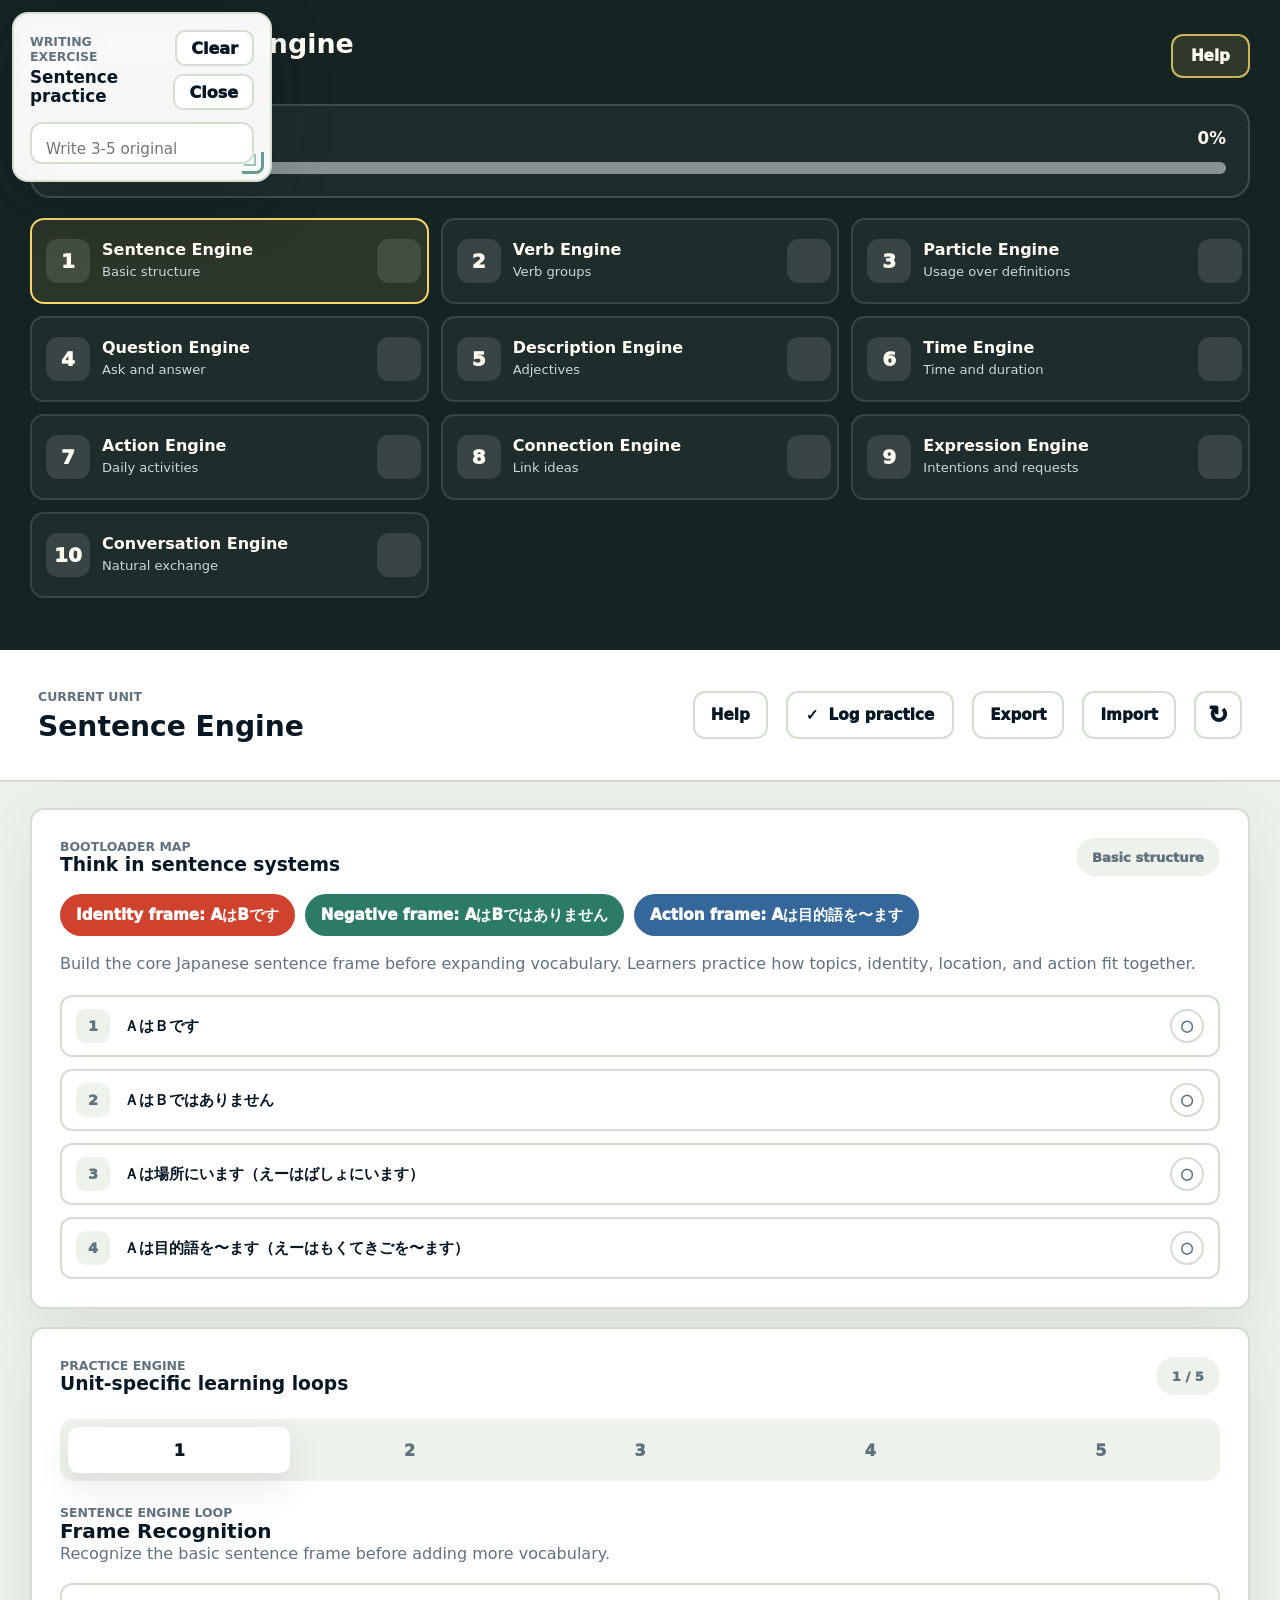
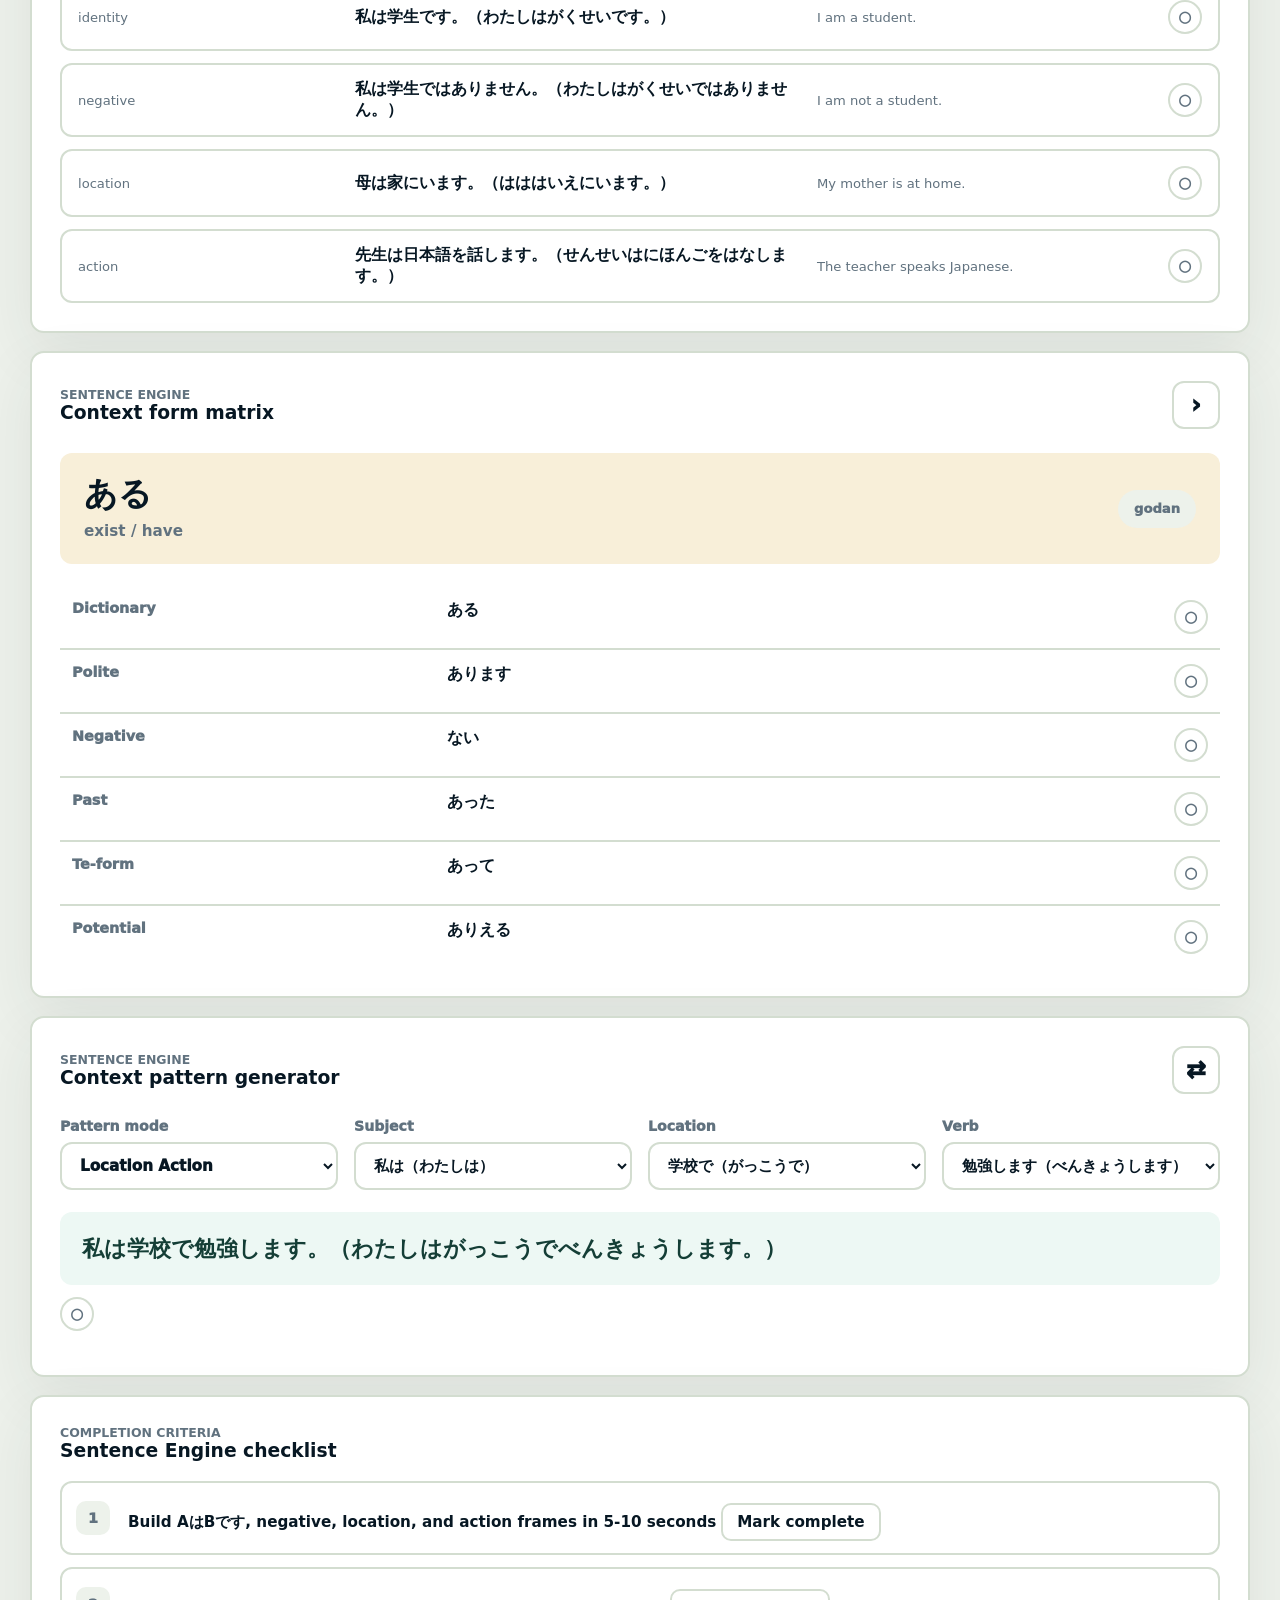
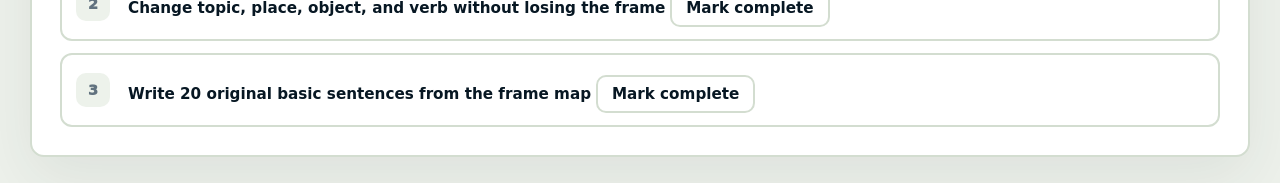
<file: index.html>
<!doctype html>
<html lang="en">
  <head>
    <meta charset="UTF-8" />
    <meta name="viewport" content="width=device-width, initial-scale=1.0" />
    <title>Japanese Engine</title>
    <link rel="icon" href="./favicon.png" type="image/png" />
    <link rel="stylesheet" href="./styles.css?v=reading-support-1" />
  </head>
  <body>
    <div class="app-shell">
      <aside class="sidebar" aria-label="Japanese Engine units">
        <div class="brand-row">
          <div class="brand-mark" aria-hidden="true">
            <img src="./favicon.png" alt="" />
          </div>
          <div>
            <h1>Japanese Engine</h1>
            <p>Module 0 / JE-001</p>
          </div>
          <button id="sidebarHelpBtn" class="sidebar-help-button" type="button">Help</button>
        </div>

        <div class="study-meter" aria-label="Module completion">
          <div>
            <span>Engine readiness</span>
            <strong id="readinessValue">0%</strong>
          </div>
          <progress id="readinessBar" value="0" max="100"></progress>
        </div>

        <nav id="unitList" class="unit-list" aria-label="Curriculum units"></nav>
      </aside>

      <main class="workspace">
        <header class="topbar">
          <div>
            <p class="eyebrow">Current unit</p>
            <h2 id="unitTitle">Sentence Engine</h2>
          </div>
          <div class="topbar-actions">
            <button id="helpBtn" class="secondary-button compact-button" type="button">
              Help
            </button>
            <button id="completeLoopBtn" class="secondary-button" type="button">
              <span aria-hidden="true">&#10003;</span>
              Log practice
            </button>
            <button id="exportProgressBtn" class="secondary-button compact-button" type="button">
              Export
            </button>
            <button id="importProgressBtn" class="secondary-button compact-button" type="button">
              Import
            </button>
            <input id="importProgressFile" class="visually-hidden" type="file" accept="application/json,.json" />
            <button id="resetBtn" class="icon-button" type="button" title="Reset progress" aria-label="Reset progress">&#8635;</button>
          </div>
        </header>

        <section class="learning-grid">
          <section class="engine-panel overview-panel" aria-labelledby="overviewTitle">
            <div class="panel-heading">
              <div>
                <p class="eyebrow">Bootloader map</p>
                <h3 id="overviewTitle">Think in sentence systems</h3>
              </div>
              <span id="unitGoalBadge" class="status-badge">Structure</span>
            </div>
            <div class="visual-strip" aria-hidden="true">
              <div id="unitVisualExampleOne" class="visual-card kana-card"></div>
              <div id="unitVisualExampleTwo" class="visual-card verb-card"></div>
              <div id="unitVisualExampleThree" class="visual-card phrase-card"></div>
            </div>
            <p id="unitDescription" class="unit-description"></p>
            <div id="objectiveList" class="objective-list"></div>
          </section>

          <section class="engine-panel practice-panel" aria-labelledby="practiceTitle">
            <div class="panel-heading">
              <div>
                <p class="eyebrow">Practice engine</p>
                <h3 id="practiceTitle">Unit-specific learning loops</h3>
              </div>
              <span id="loopCount" class="status-badge">0 / 5</span>
            </div>
            <div id="loopTabs" class="tabs" role="tablist" aria-label="Practice loops"></div>
            <div id="practiceStage" class="practice-stage"></div>
          </section>

          <section class="engine-panel drill-panel" aria-labelledby="drillTitle">
            <div class="panel-heading">
              <div>
                <p id="drillEyebrow" class="eyebrow">Sentence Engine</p>
                <h3 id="drillTitle">Context form matrix</h3>
              </div>
              <button id="nextVerbBtn" class="icon-button" type="button" title="Next verb" aria-label="Next verb">&#8250;</button>
            </div>
            <div class="verb-focus">
              <div>
                <span id="verbKana" class="verb-kana">taberu</span>
                <strong id="verbMeaning">eat</strong>
              </div>
              <span id="verbGroup" class="status-badge">ichidan</span>
            </div>
            <div id="verbMatrix" class="verb-matrix"></div>
          </section>

          <section class="engine-panel builder-panel" aria-labelledby="builderTitle">
            <div class="panel-heading">
              <div>
                <p id="builderEyebrow" class="eyebrow">Sentence Engine</p>
                <h3 id="builderTitle">Context pattern generator</h3>
              </div>
              <button id="shufflePatternBtn" class="icon-button" type="button" title="Shuffle pattern" aria-label="Shuffle pattern">&#8644;</button>
            </div>
            <div class="builder-controls">
              <label>
                <span>Pattern mode</span>
                <select id="patternModeSelect"></select>
              </label>
              <label>
                <span>Subject</span>
                <select id="subjectSelect"></select>
              </label>
              <label>
                <span id="componentLabel">Place / object</span>
                <select id="objectSelect"></select>
              </label>
              <label>
                <span>Verb</span>
                <select id="verbSelect"></select>
              </label>
            </div>
            <div id="generatedSentence" class="generated-sentence"></div>
            <button id="patternFinishBtn" class="finish-marker pattern-finish-marker" type="button" title="Mark current pattern finished" aria-label="Mark current pattern finished">✓</button>
          </section>

          <section class="engine-panel assessment-panel" aria-labelledby="assessmentTitle">
            <div class="panel-heading">
              <div>
                <p class="eyebrow">Completion criteria</p>
                <h3 id="assessmentTitle">Sentence Engine checklist</h3>
              </div>
            </div>
            <div id="criteriaList" class="criteria-list"></div>
          </section>
        </section>
      </main>
    </div>

    <dialog id="helpDialog" class="help-dialog" aria-labelledby="helpTitle">
      <div class="help-panel">
        <div class="panel-heading">
          <div>
            <p class="eyebrow">User manual</p>
            <h3 id="helpTitle">Japanese Engine Help</h3>
          </div>
          <button id="closeHelpBtn" class="icon-button" type="button" title="Close help" aria-label="Close help">&#215;</button>
        </div>

        <div class="help-content">
          <section>
            <h4>Quick Start</h4>
            <ol>
              <li>Choose a unit from the dark Japanese Engine dashboard.</li>
              <li>Read the current unit map and objective patterns.</li>
              <li>Practice with the five loops generated for the selected engine.</li>
              <li>Use the contextual form matrix, contextual pattern generator, and selected-engine checklist.</li>
              <li>Write 3 to 5 original sentences in the writing box.</li>
              <li>Click <strong>Log practice</strong> when you finish a practice session.</li>
            </ol>
          </section>

          <section>
            <h4>Reading Support</h4>
            <p>Japanese words and sentences show hiragana readings in parentheses, such as <strong>&#23398;&#26657;&#65288;&#12364;&#12387;&#12371;&#12358;&#65289;</strong>.</p>
          </section>

          <section>
            <h4>Main Tools</h4>
            <ul>
              <li><strong>Practice Engine:</strong> five loops that change with the selected engine, so Sentence, Verb, Particle, Question, and Conversation practice each train different behavior.</li>
              <li><strong>Context Form Matrix:</strong> the form practice changes with the selected engine, so Verb Engine uses verbs, Description Engine uses adjective forms, and other engines use their most relevant forms.</li>
              <li><strong>Context Pattern Generator:</strong> pattern modes, subjects, components, and verbs change with the selected engine.</li>
              <li><strong>Unit Visual Examples:</strong> the three Bootloader map examples change with the selected engine category.</li>
              <li><strong>Unit Learning Items:</strong> choosing a unit copies its objectives into the writing pad as ready-to-practice prompts.</li>
              <li><strong>Component Copying:</strong> choosing a unit, loop, verb, or pattern option copies the current language components into the writing pad.</li>
              <li><strong>Selected-engine Checklist:</strong> completion criteria change with the selected engine instead of staying global.</li>
              <li><strong>Finish Markers:</strong> click the round marker beside an objective, practice row, conjugation form, or generated pattern after you exercise it.</li>
            </ul>
          </section>

          <section>
            <h4>Efficient Daily Practice</h4>
            <div class="numbered-steps">
              <div><span>1</span><p>Choose one unit and focus on one sentence system at a time.</p></div>
              <div><span>2</span><p>Read the unit map first so you know the pattern, particle, or verb behavior being trained.</p></div>
              <div><span>3</span><p>Use the learning items copied into the writing pad as your unit practice checklist.</p></div>
              <div><span>4</span><p>Click loop tabs, the form matrix next button, or contextual pattern selections to copy those components into the writing pad.</p></div>
              <div><span>5</span><p>Work through the five loops for the selected engine and say the examples out loud.</p></div>
              <div><span>6</span><p>Use the form matrix until the selected engine's forms feel automatic.</p></div>
              <div><span>7</span><p>Use the contextual pattern generator, then write 3 to 5 original Japanese sentences in the floating writing pad.</p></div>
              <div><span>8</span><p>Move or resize the writing pad so it stays beside the examples you are studying.</p></div>
              <div><span>9</span><p>Use <strong>Close</strong> to hide the writing pad and <strong>Writing pad</strong> to reopen it.</p></div>
              <div><span>10</span><p>Click finish markers after individual items are exercised, then click <strong>Log practice</strong> only after you have produced your own sentences.</p></div>
            </div>
            <p>The goal is not just to recognize Japanese. The goal is to build the ability to produce sentences from reusable patterns.</p>
          </section>

          <section>
            <h4>Engine Context Guide</h4>
            <div class="completion-grid">
              <div>
                <strong>Sentence Engine</strong>
                <p>Use this first to see Japanese as reusable frames. Practice topic, identity, negative, location, and action sentences until you can build a simple sentence without translating every word.</p>
              </div>
              <div>
                <strong>Verb Engine</strong>
                <p>Use this to make verbs movable. Compare ichidan, godan, and irregular verbs, then say each form out loud until dictionary, polite, negative, past, te-form, and potential forms feel connected.</p>
              </div>
              <div>
                <strong>Particle Engine</strong>
                <p>Use this to learn what particles do inside a sentence. Focus on role: topic with は, focus with が, object with を, destination/time with に, action place or method with で.</p>
              </div>
              <div>
                <strong>Question Engine</strong>
                <p>Use this to turn statements into questions and answers. Practice yes/no questions, 誰・何・どこ・いつ prompts, and short natural replies instead of long translated answers.</p>
              </div>
              <div>
                <strong>Description Engine</strong>
                <p>Use this to describe people, places, things, and ownership. Build noun phrases with い-adjectives, な-adjectives, and の-links before placing them into full sentences.</p>
              </div>
              <div>
                <strong>Time Engine</strong>
                <p>Use this to anchor actions in time. Practice point time, frequency, past action, future intention, and duration so sentences can describe schedules and routines.</p>
              </div>
              <div>
                <strong>Action Engine</strong>
                <p>Use this to turn high-frequency verbs into daily-life output. Practice movement, eating, drinking, reading, working, studying, buying, seeing, sleeping, and waking in usable sentences.</p>
              </div>
              <div>
                <strong>Connection Engine</strong>
                <p>Use this to connect thoughts. Combine short sentences with sequence, contrast, reason, te-form linking, and noun listing so your output becomes less fragmented.</p>
              </div>
              <div>
                <strong>Expression Engine</strong>
                <p>Use this to express intention and social interaction. Practice wanting, permission, requests, ability, invitations, and polite phrases that make beginner Japanese usable with people.</p>
              </div>
              <div>
                <strong>Conversation Engine</strong>
                <p>Use this to combine the whole system. Practice turn-taking, repair phrases, shadowing, role play, short diary output, and slow beginner conversations with your own sentences.</p>
              </div>
            </div>
          </section>

          <section>
            <h4>Progress</h4>
            <p>Progress is saved in this browser. The readiness score combines logged unit practice and completed checklist items. Use the reset button only when you want to start over.</p>
          </section>

          <section>
            <h4>Progress Backup and Device Sync</h4>
            <p>Use <strong>Export</strong> to download a JSON backup of your local progress. Use <strong>Import</strong> on another device to merge that backup into the browser progress there.</p>
            <ul>
              <li>Export before switching from phone to tablet if you want the other device to catch up.</li>
              <li>Import merges completed units and checklist items instead of clearing them.</li>
              <li>The writing pad text is imported only when it adds different content.</li>
              <li>Use the same app URL and browser when possible so local progress remains stable.</li>
            </ul>
          </section>

          <section>
            <h4>Completion Criteria</h4>
            <div class="completion-grid">
              <div>
                <strong>Sentence Engine</strong>
                <p>Build basic sentences such as A は B です, negatives, location sentences, and action sentences within 5 to 10 seconds.</p>
              </div>
              <div>
                <strong>Verb Engine</strong>
                <p>Transform common verbs through dictionary, polite, negative, past, te-form, and potential forms with about 85% accuracy.</p>
              </div>
              <div>
                <strong>Particle Engine</strong>
                <p>Use は, が, を, に, で, へ, と, の, も, から, and まで based on their sentence role, not only memorized definitions.</p>
              </div>
              <div>
                <strong>Output Portfolio</strong>
                <p>Produce 200 to 300 original sentences, 10 to 20 short writings or dialogues, and use 100 to 150 core words.</p>
              </div>
              <div>
                <strong>Conversation Readiness</strong>
                <p>Handle a slow 3 to 5 minute beginner conversation about self-introduction, daily actions, places, wants, and simple questions.</p>
              </div>
            </div>
            <p>Completing 00 Japanese Engine means the learner can understand, transform, and produce basic Japanese sentences from reusable patterns.</p>
          </section>
        </div>

        <div class="help-actions">
          <a class="manual-link" href="./USER_MANUAL.zh-TW.html" target="_blank" rel="noopener">Open traditional Chinese manual</a>
        </div>
      </div>
    </dialog>

    <aside id="floatingWritingPad" class="floating-writing-pad" aria-labelledby="floatingWritingTitle">
      <div id="writingPadHandle" class="floating-writing-header" role="button" tabindex="0" aria-label="Move writing pad">
        <div>
          <p class="eyebrow">Writing exercise</p>
          <h3 id="floatingWritingTitle">Sentence practice</h3>
        </div>
        <div class="floating-writing-actions">
          <button id="clearWritingBtn" class="clear-writing-button" type="button">Clear</button>
          <button id="closeWritingPadBtn" class="clear-writing-button" type="button" aria-label="Close writing pad">Close</button>
        </div>
      </div>
      <textarea id="writingBox" aria-label="Writing exercise text box" placeholder="Write 3-5 original Japanese sentences here."></textarea>
      <div id="writingPadResizeHandle" class="writing-pad-resize-handle" role="button" tabindex="0" aria-label="Resize writing pad"></div>
    </aside>

    <button id="openWritingPadBtn" class="open-writing-pad-button hidden" type="button">Writing pad</button>

    <script src="./src/courses/engine-00/course.js?v=phase-1"></script>
    <script src="./src/core/course-registry.js?v=phase-1"></script>
    <script src="./app.js?v=reading-support-1"></script>
  </body>
</html>
</file>
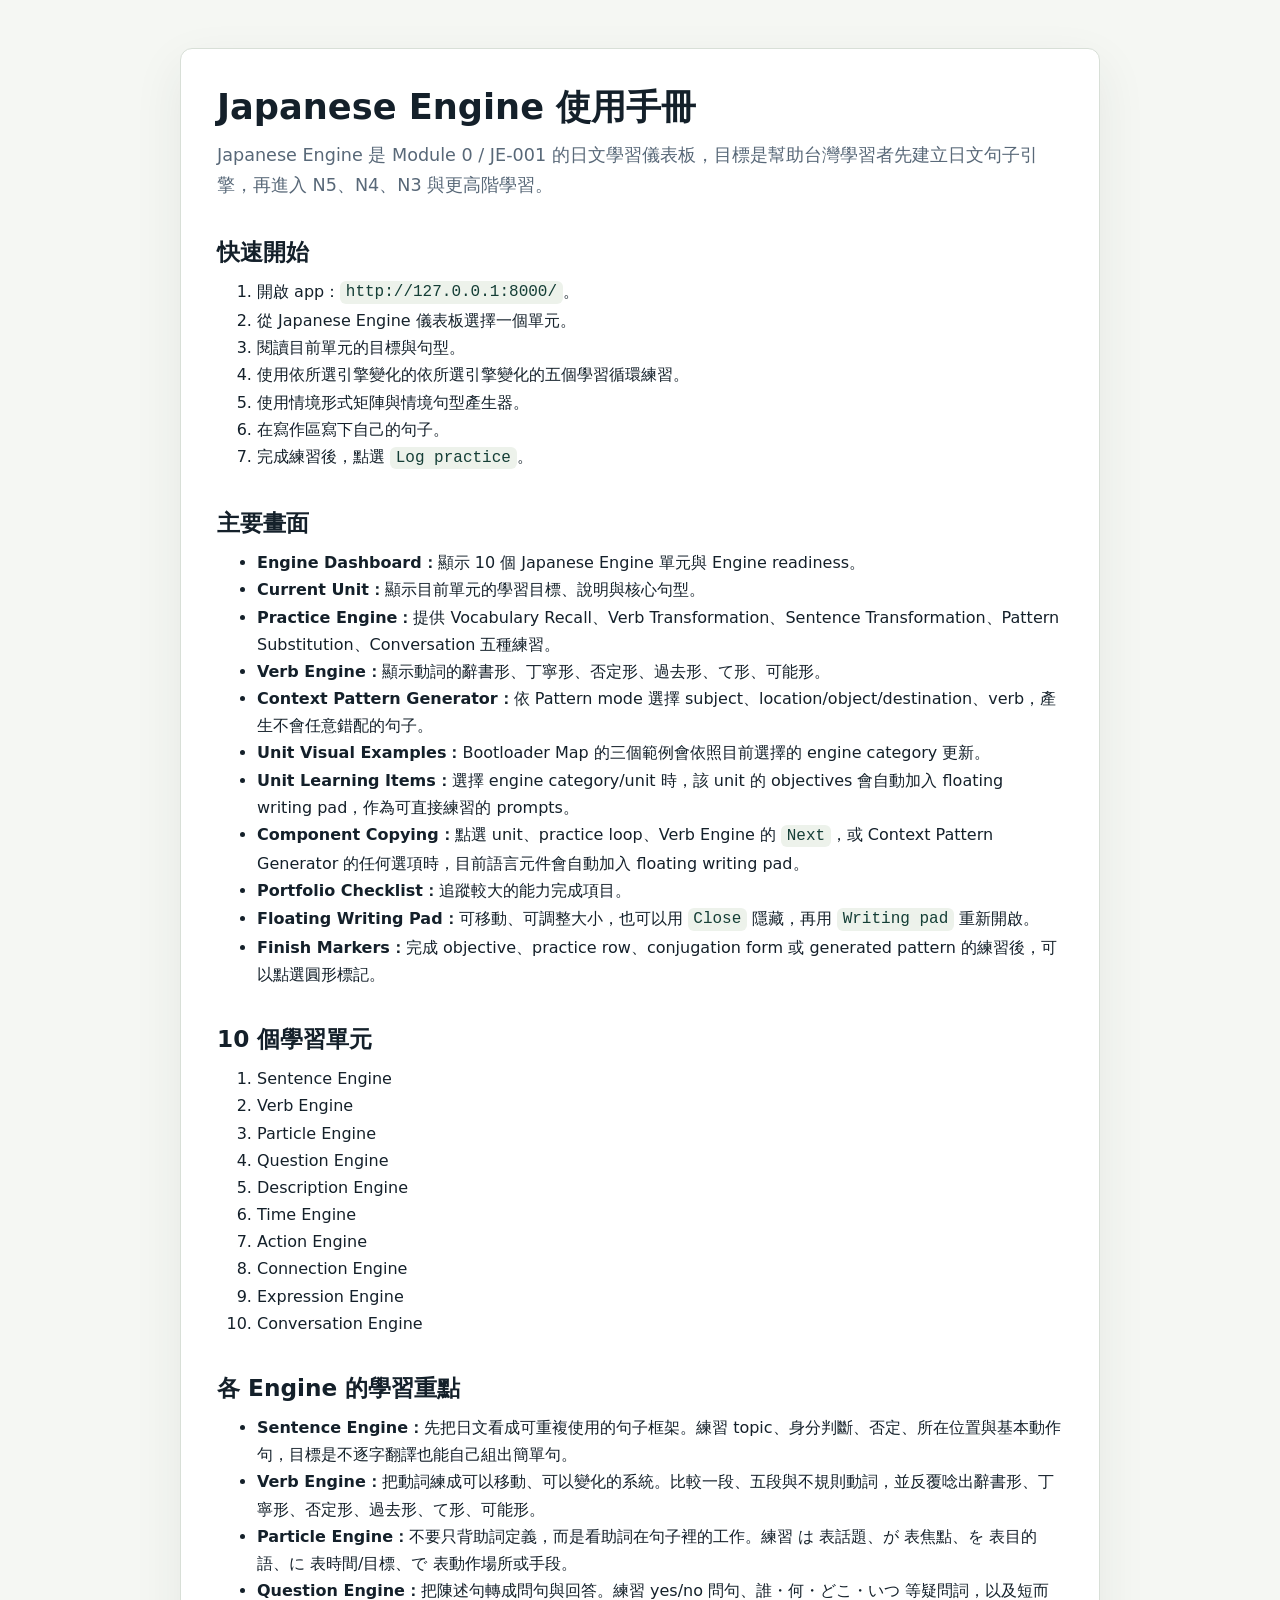
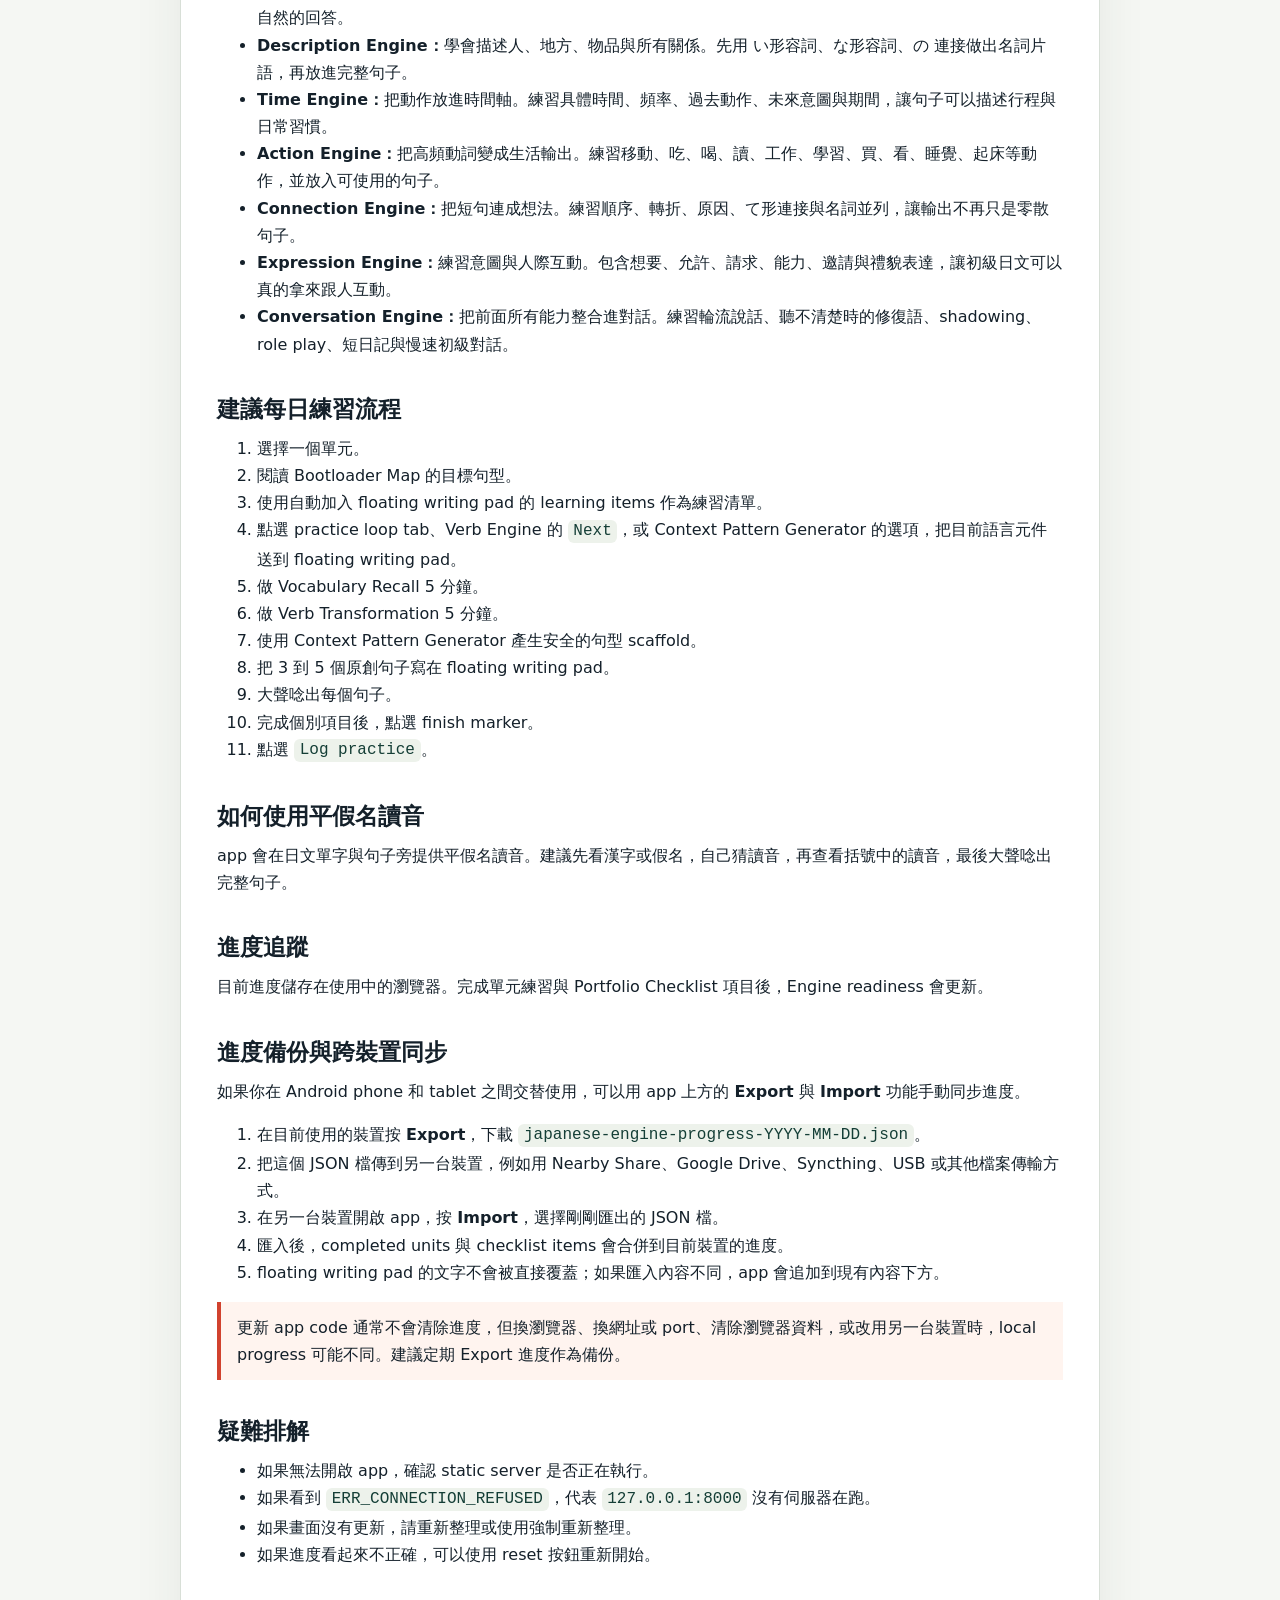
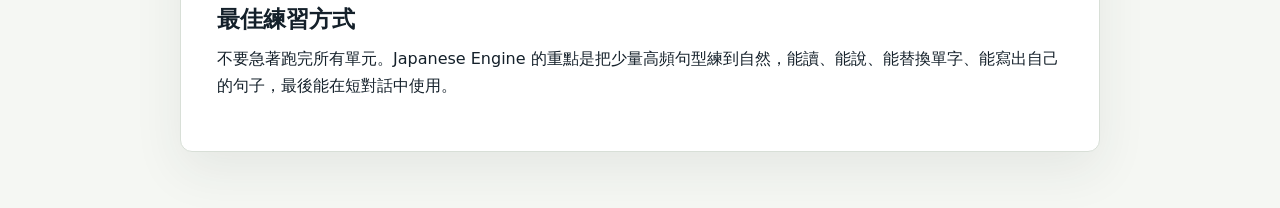
<file: USER_MANUAL.zh-TW.html>
<!doctype html>
<html lang="zh-Hant-TW">
  <head>
    <meta charset="UTF-8" />
    <meta name="viewport" content="width=device-width, initial-scale=1.0" />
    <title>Japanese Engine 使用手冊</title>
    <style>
      :root {
        color-scheme: light;
        --ink: #14202a;
        --muted: #586878;
        --line: #d8dfd7;
        --accent: #d1422e;
        --bg: #f5f7f3;
        --surface: #ffffff;
        font-family: "Noto Sans TC", "Noto Sans JP", system-ui, -apple-system, BlinkMacSystemFont, "Segoe UI", sans-serif;
      }

      * {
        box-sizing: border-box;
      }

      body {
        margin: 0;
        background: var(--bg);
        color: var(--ink);
        line-height: 1.7;
      }

      main {
        width: min(920px, calc(100vw - 32px));
        margin: 0 auto;
        padding: 48px 0 72px;
      }

      article {
        border: 1px solid var(--line);
        border-radius: 12px;
        padding: 36px;
        background: var(--surface);
        box-shadow: 0 18px 50px rgba(40, 53, 45, 0.08);
      }

      h1,
      h2 {
        line-height: 1.25;
      }

      h1 {
        margin: 0 0 12px;
        font-size: 2.2rem;
      }

      h2 {
        margin: 36px 0 12px;
        font-size: 1.45rem;
      }

      p,
      ol,
      ul {
        margin: 0 0 16px;
      }

      code {
        border-radius: 6px;
        padding: 0.15em 0.35em;
        background: #edf2eb;
        color: #143e36;
        font-family: "Cascadia Code", Consolas, monospace;
      }

      .lead {
        color: var(--muted);
        font-size: 1.1rem;
      }

      .note {
        border-left: 4px solid var(--accent);
        padding: 12px 16px;
        background: #fff4ef;
      }

      @media (max-width: 680px) {
        main {
          width: min(100vw - 20px, 920px);
          padding: 20px 0 40px;
        }

        article {
          padding: 22px;
        }
      }
    </style>
  </head>
  <body>
    <main>
      <article>
        <h1>Japanese Engine 使用手冊</h1>
        <p class="lead">Japanese Engine 是 Module 0 / JE-001 的日文學習儀表板，目標是幫助台灣學習者先建立日文句子引擎，再進入 N5、N4、N3 與更高階學習。</p>

        <h2>快速開始</h2>
        <ol>
          <li>開啟 app：<code>http://127.0.0.1:8000/</code>。</li>
          <li>從 Japanese Engine 儀表板選擇一個單元。</li>
          <li>閱讀目前單元的目標與句型。</li>
          <li>使用依所選引擎變化的依所選引擎變化的五個學習循環練習。</li>
          <li>使用情境形式矩陣與情境句型產生器。</li>
          <li>在寫作區寫下自己的句子。</li>
          <li>完成練習後，點選 <code>Log practice</code>。</li>
        </ol>

        <h2>主要畫面</h2>
        <ul>
          <li><strong>Engine Dashboard：</strong>顯示 10 個 Japanese Engine 單元與 Engine readiness。</li>
          <li><strong>Current Unit：</strong>顯示目前單元的學習目標、說明與核心句型。</li>
          <li><strong>Practice Engine：</strong>提供 Vocabulary Recall、Verb Transformation、Sentence Transformation、Pattern Substitution、Conversation 五種練習。</li>
          <li><strong>Verb Engine：</strong>顯示動詞的辭書形、丁寧形、否定形、過去形、て形、可能形。</li>
          <li><strong>Context Pattern Generator：</strong>依 Pattern mode 選擇 subject、location/object/destination、verb，產生不會任意錯配的句子。</li>
          <li><strong>Unit Visual Examples：</strong>Bootloader Map 的三個範例會依照目前選擇的 engine category 更新。</li>
          <li><strong>Unit Learning Items：</strong>選擇 engine category/unit 時，該 unit 的 objectives 會自動加入 floating writing pad，作為可直接練習的 prompts。</li>
          <li><strong>Component Copying：</strong>點選 unit、practice loop、Verb Engine 的 <code>Next</code>，或 Context Pattern Generator 的任何選項時，目前語言元件會自動加入 floating writing pad。</li>
          <li><strong>Portfolio Checklist：</strong>追蹤較大的能力完成項目。</li>
          <li><strong>Floating Writing Pad：</strong>可移動、可調整大小，也可以用 <code>Close</code> 隱藏，再用 <code>Writing pad</code> 重新開啟。</li>
          <li><strong>Finish Markers：</strong>完成 objective、practice row、conjugation form 或 generated pattern 的練習後，可以點選圓形標記。</li>
        </ul>

        <h2>10 個學習單元</h2>
        <ol>
          <li>Sentence Engine</li>
          <li>Verb Engine</li>
          <li>Particle Engine</li>
          <li>Question Engine</li>
          <li>Description Engine</li>
          <li>Time Engine</li>
          <li>Action Engine</li>
          <li>Connection Engine</li>
          <li>Expression Engine</li>
          <li>Conversation Engine</li>
        </ol>

        <h2>各 Engine 的學習重點</h2>
        <ul>
          <li><strong>Sentence Engine：</strong>先把日文看成可重複使用的句子框架。練習 topic、身分判斷、否定、所在位置與基本動作句，目標是不逐字翻譯也能自己組出簡單句。</li>
          <li><strong>Verb Engine：</strong>把動詞練成可以移動、可以變化的系統。比較一段、五段與不規則動詞，並反覆唸出辭書形、丁寧形、否定形、過去形、て形、可能形。</li>
          <li><strong>Particle Engine：</strong>不要只背助詞定義，而是看助詞在句子裡的工作。練習 は 表話題、が 表焦點、を 表目的語、に 表時間/目標、で 表動作場所或手段。</li>
          <li><strong>Question Engine：</strong>把陳述句轉成問句與回答。練習 yes/no 問句、誰・何・どこ・いつ 等疑問詞，以及短而自然的回答。</li>
          <li><strong>Description Engine：</strong>學會描述人、地方、物品與所有關係。先用 い形容詞、な形容詞、の 連接做出名詞片語，再放進完整句子。</li>
          <li><strong>Time Engine：</strong>把動作放進時間軸。練習具體時間、頻率、過去動作、未來意圖與期間，讓句子可以描述行程與日常習慣。</li>
          <li><strong>Action Engine：</strong>把高頻動詞變成生活輸出。練習移動、吃、喝、讀、工作、學習、買、看、睡覺、起床等動作，並放入可使用的句子。</li>
          <li><strong>Connection Engine：</strong>把短句連成想法。練習順序、轉折、原因、て形連接與名詞並列，讓輸出不再只是零散句子。</li>
          <li><strong>Expression Engine：</strong>練習意圖與人際互動。包含想要、允許、請求、能力、邀請與禮貌表達，讓初級日文可以真的拿來跟人互動。</li>
          <li><strong>Conversation Engine：</strong>把前面所有能力整合進對話。練習輪流說話、聽不清楚時的修復語、shadowing、role play、短日記與慢速初級對話。</li>
        </ul>

        <h2>建議每日練習流程</h2>
        <ol>
          <li>選擇一個單元。</li>
          <li>閱讀 Bootloader Map 的目標句型。</li>
          <li>使用自動加入 floating writing pad 的 learning items 作為練習清單。</li>
          <li>點選 practice loop tab、Verb Engine 的 <code>Next</code>，或 Context Pattern Generator 的選項，把目前語言元件送到 floating writing pad。</li>
          <li>做 Vocabulary Recall 5 分鐘。</li>
          <li>做 Verb Transformation 5 分鐘。</li>
          <li>使用 Context Pattern Generator 產生安全的句型 scaffold。</li>
          <li>把 3 到 5 個原創句子寫在 floating writing pad。</li>
          <li>大聲唸出每個句子。</li>
          <li>完成個別項目後，點選 finish marker。</li>
          <li>點選 <code>Log practice</code>。</li>
        </ol>

        <h2>如何使用平假名讀音</h2>
        <p>app 會在日文單字與句子旁提供平假名讀音。建議先看漢字或假名，自己猜讀音，再查看括號中的讀音，最後大聲唸出完整句子。</p>

        <h2>進度追蹤</h2>
        <p>目前進度儲存在使用中的瀏覽器。完成單元練習與 Portfolio Checklist 項目後，Engine readiness 會更新。</p>

        <h2>進度備份與跨裝置同步</h2>
        <p>如果你在 Android phone 和 tablet 之間交替使用，可以用 app 上方的 <strong>Export</strong> 與 <strong>Import</strong> 功能手動同步進度。</p>

        <ol>
          <li>在目前使用的裝置按 <strong>Export</strong>，下載 <code>japanese-engine-progress-YYYY-MM-DD.json</code>。</li>
          <li>把這個 JSON 檔傳到另一台裝置，例如用 Nearby Share、Google Drive、Syncthing、USB 或其他檔案傳輸方式。</li>
          <li>在另一台裝置開啟 app，按 <strong>Import</strong>，選擇剛剛匯出的 JSON 檔。</li>
          <li>匯入後，completed units 與 checklist items 會合併到目前裝置的進度。</li>
          <li>floating writing pad 的文字不會被直接覆蓋；如果匯入內容不同，app 會追加到現有內容下方。</li>
        </ol>

        <p class="note">更新 app code 通常不會清除進度，但換瀏覽器、換網址或 port、清除瀏覽器資料，或改用另一台裝置時，local progress 可能不同。建議定期 Export 進度作為備份。</p>

        <h2>疑難排解</h2>
        <ul>
          <li>如果無法開啟 app，確認 static server 是否正在執行。</li>
          <li>如果看到 <code>ERR_CONNECTION_REFUSED</code>，代表 <code>127.0.0.1:8000</code> 沒有伺服器在跑。</li>
          <li>如果畫面沒有更新，請重新整理或使用強制重新整理。</li>
          <li>如果進度看起來不正確，可以使用 reset 按鈕重新開始。</li>
        </ul>

        <h2>最佳練習方式</h2>
        <p>不要急著跑完所有單元。Japanese Engine 的重點是把少量高頻句型練到自然，能讀、能說、能替換單字、能寫出自己的句子，最後能在短對話中使用。</p>
      </article>
    </main>
  </body>
</html>
</file>
<file: styles.css>
:root {
  color-scheme: light;
  --bg: #edf1eb;
  --sidebar: #152323;
  --sidebar-card: #223031;
  --surface: #ffffff;
  --surface-soft: #edf2eb;
  --ink: #071723;
  --muted: #61727f;
  --line: #d3ddd0;
  --accent: #d1422e;
  --green: #2c7b66;
  --gold: #f6d568;
  --blue: #35679a;
  --cream: #f8efd9;
  --shadow: 0 20px 60px rgba(40, 53, 45, 0.08);
  font-family: Inter, "Noto Sans JP", "Noto Sans TC", system-ui, -apple-system, BlinkMacSystemFont, "Segoe UI", sans-serif;
}

* {
  box-sizing: border-box;
}

body {
  margin: 0;
  min-height: 100vh;
  background: var(--bg);
  color: var(--ink);
}

button,
input,
select,
textarea {
  font: inherit;
}

button,
select {
  cursor: pointer;
}

.visually-hidden {
  position: absolute;
  width: 1px;
  height: 1px;
  overflow: hidden;
  clip: rect(0, 0, 0, 0);
  white-space: nowrap;
}

.app-shell {
  display: block;
  min-height: 100vh;
}

.sidebar {
  display: flex;
  flex-direction: column;
  gap: 20px;
  min-height: 100vh;
  padding: 28px 30px;
  overflow: auto;
  background: var(--sidebar);
  color: #fffdf4;
}

.brand-row {
  display: flex;
  align-items: center;
  gap: 18px;
}

.sidebar-help-button {
  margin-left: auto;
  min-height: 44px;
  border: 2px solid rgba(246, 213, 104, 0.8);
  border-radius: 12px;
  padding: 0 18px;
  background: rgba(246, 213, 104, 0.12);
  color: #fffdf4;
  font-size: clamp(0.95rem, 1vw, 1.15rem);
  font-weight: 950;
}

.sidebar-help-button:hover {
  background: var(--gold);
  color: #19211d;
}

.brand-mark {
  display: grid;
  place-items: center;
  flex: 0 0 auto;
  width: 56px;
  height: 56px;
  border-radius: 12px;
  overflow: hidden;
  background: var(--gold);
  box-shadow: inset 0 0 0 4px rgba(246, 213, 104, 0.85);
}

.brand-mark img {
  width: 100%;
  height: 100%;
  display: block;
  object-fit: cover;
}

.brand-row h1,
.brand-row p,
.topbar h2,
.eyebrow,
.panel-heading h3,
.unit-description,
.verb-focus strong {
  margin: 0;
}

.brand-row h1 {
  font-size: clamp(1.55rem, 2.1vw, 2.4rem);
  line-height: 1.05;
}

.brand-row p {
  margin-top: 6px;
  color: #c6d8d8;
  font-size: clamp(1rem, 1.25vw, 1.35rem);
  line-height: 1.1;
}

.study-meter {
  display: grid;
  gap: 14px;
  padding: 22px;
  border: 2px solid rgba(215, 226, 223, 0.18);
  border-radius: 20px;
  background: rgba(255, 255, 255, 0.045);
}

.study-meter div {
  display: flex;
  align-items: center;
  justify-content: space-between;
  gap: 16px;
}

.study-meter span {
  color: #c7d8d8;
  font-size: clamp(1rem, 1.15vw, 1.25rem);
}

.study-meter strong {
  font-size: clamp(1.05rem, 1.2vw, 1.35rem);
}

progress {
  width: 100%;
  height: 12px;
  overflow: hidden;
  border: 0;
  border-radius: 999px;
  background: rgba(255, 255, 255, 0.28);
}

progress::-webkit-progress-bar {
  background: rgba(255, 255, 255, 0.28);
}

progress::-webkit-progress-value {
  background: var(--gold);
}

.unit-list {
  display: grid;
  grid-template-columns: repeat(3, minmax(0, 1fr));
  gap: 12px;
  padding-bottom: 24px;
}

.unit-card {
  display: grid;
  grid-template-columns: 44px minmax(0, 1fr) 36px;
  align-items: center;
  gap: 12px;
  width: 100%;
  min-height: 86px;
  border: 2px solid rgba(215, 226, 223, 0.14);
  border-radius: 14px;
  padding: 16px 14px;
  background: rgba(255, 255, 255, 0.045);
  color: inherit;
  text-align: left;
}

.unit-card.active {
  border-color: var(--gold);
  background: rgba(246, 213, 104, 0.1);
}

.unit-number,
.unit-check {
  display: grid;
  place-items: center;
  width: 44px;
  height: 44px;
  border-radius: 12px;
  background: rgba(232, 240, 238, 0.12);
  font-size: 1.25rem;
  font-weight: 950;
}

.unit-check.done {
  background: #dff2e6;
  color: #1f684c;
  font-size: 0.75rem;
}

.unit-card strong,
.unit-card small {
  display: block;
  overflow: hidden;
  text-overflow: ellipsis;
  white-space: nowrap;
}

.unit-card strong {
  font-size: clamp(1rem, 1.1vw, 1.25rem);
  line-height: 1.05;
}

.unit-card small {
  margin-top: 6px;
  color: #c7d8d8;
  font-size: clamp(0.82rem, 0.92vw, 1rem);
  line-height: 1.1;
}

.workspace {
  min-width: 0;
  background: linear-gradient(180deg, #ffffff 0 132px, var(--bg) 132px);
}

.topbar {
  display: flex;
  align-items: center;
  justify-content: space-between;
  gap: 24px;
  min-height: 132px;
  padding: 30px 38px;
  border-bottom: 2px solid var(--line);
  background: #fff;
}

.eyebrow {
  color: var(--muted);
  font-size: clamp(0.78rem, 0.88vw, 0.95rem);
  font-weight: 900;
  letter-spacing: 0;
  text-transform: uppercase;
}

.topbar h2 {
  margin-top: 8px;
  font-size: clamp(1.65rem, 2.2vw, 2.6rem);
  line-height: 1.05;
}

.topbar-actions,
.panel-heading {
  display: flex;
  align-items: center;
  justify-content: space-between;
  gap: 18px;
}

.secondary-button,
.icon-button {
  display: inline-flex;
  align-items: center;
  justify-content: center;
  min-height: 48px;
  border: 2px solid var(--line);
  border-radius: 12px;
  background: #fff;
  color: var(--ink);
  font-weight: 950;
}

.secondary-button {
  gap: 10px;
  padding: 0 18px;
  font-size: clamp(0.95rem, 1.05vw, 1.15rem);
}

.compact-button {
  min-height: 48px;
  padding: 0 16px;
}

.secondary-button:hover,
.icon-button:hover {
  border-color: var(--green);
  color: var(--green);
}

.icon-button {
  width: 48px;
  padding: 0;
  font-size: 1.5rem;
}

.learning-grid {
  display: grid;
  grid-template-columns: 1fr;
  gap: 18px;
  padding: 26px 30px;
}

.engine-panel {
  min-width: 0;
  border: 2px solid var(--line);
  border-radius: 14px;
  padding: 28px;
  background: var(--surface);
  box-shadow: var(--shadow);
}

.status-badge {
  display: inline-flex;
  align-items: center;
  justify-content: center;
  min-height: 38px;
  border-radius: 999px;
  padding: 0 16px;
  background: var(--surface-soft);
  color: var(--muted);
  font-size: clamp(0.82rem, 0.92vw, 1rem);
  font-weight: 950;
  white-space: nowrap;
}

.visual-strip {
  display: flex;
  flex-wrap: wrap;
  gap: 10px;
  margin: 18px 0 16px;
}

.visual-card {
  display: inline-flex;
  align-items: center;
  min-height: 42px;
  border-radius: 999px;
  padding: 0 16px;
  color: #fff;
  font-size: clamp(0.95rem, 1.05vw, 1.15rem);
  font-weight: 950;
  line-height: 1.2;
  text-align: left;
  overflow-wrap: anywhere;
}

.kana-card {
  background: var(--accent);
}

.verb-card {
  background: var(--green);
}

.phrase-card {
  background: var(--blue);
}

.unit-description {
  color: var(--muted);
  font-size: clamp(1rem, 1.1vw, 1.2rem);
  line-height: 1.45;
}

.objective-list,
.criteria-list {
  display: grid;
  gap: 12px;
  margin-top: 20px;
}

.objective-item,
.criteria-item {
  display: grid;
  grid-template-columns: 34px minmax(0, 1fr) auto;
  align-items: center;
  gap: 14px;
  min-height: 58px;
  padding: 12px 14px;
  border: 2px solid var(--line);
  border-radius: 12px;
  background: #fff;
  font-size: clamp(0.95rem, 1.05vw, 1.12rem);
}

.objective-item strong,
.drill-row strong,
.matrix-row strong,
.verb-kana,
.generated-sentence {
  overflow-wrap: anywhere;
}

.objective-item span,
.criteria-item span {
  display: grid;
  place-items: center;
  width: 34px;
  height: 34px;
  border-radius: 10px;
  background: var(--surface-soft);
  color: var(--muted);
  font-size: 0.9rem;
  font-weight: 950;
}

.tabs {
  display: grid;
  grid-template-columns: repeat(5, minmax(0, 1fr));
  gap: 8px;
  margin: 24px 0;
  padding: 8px;
  border-radius: 14px;
  background: var(--surface-soft);
}

.tabs button {
  min-height: 46px;
  border: 0;
  border-radius: 10px;
  background: transparent;
  color: var(--muted);
  font-size: clamp(1rem, 1.05vw, 1.2rem);
  font-weight: 950;
}

.tabs button.active {
  background: #fff;
  color: var(--ink);
  box-shadow: 0 14px 34px rgba(40, 53, 45, 0.1);
}

.practice-stage {
  display: grid;
  gap: 18px;
}

.loop-title {
  margin: 0;
  font-size: clamp(1.25rem, 1.45vw, 1.65rem);
  line-height: 1.1;
}

.drill-stack {
  display: grid;
  gap: 12px;
}

.drill-row {
  display: grid;
  grid-template-columns: minmax(110px, 0.7fr) minmax(180px, 1.2fr) minmax(120px, 0.9fr) auto;
  gap: 18px;
  align-items: center;
  min-height: 68px;
  padding: 14px 16px;
  border: 2px solid var(--line);
  border-radius: 12px;
  background: #fff;
}

.drill-row strong {
  color: var(--ink);
  font-size: clamp(1rem, 1.15vw, 1.35rem);
}

.drill-row small {
  color: var(--muted);
  font-size: clamp(0.82rem, 0.92vw, 1rem);
}

.verb-focus {
  display: flex;
  align-items: center;
  justify-content: space-between;
  gap: 18px;
  margin: 24px 0 22px;
  padding: 24px;
  border-radius: 12px;
  background: var(--cream);
}

.verb-kana {
  display: block;
  font-size: clamp(1.8rem, 2.6vw, 3rem);
  font-weight: 950;
  line-height: 1.05;
}

.verb-focus strong {
  display: block;
  margin-top: 10px;
  color: var(--muted);
  font-size: clamp(0.95rem, 1.05vw, 1.15rem);
}

.verb-matrix {
  display: grid;
}

.matrix-row {
  display: grid;
  grid-template-columns: minmax(140px, 0.5fr) minmax(0, 1fr) auto;
  gap: 22px;
  padding: 14px 12px;
  border-bottom: 2px solid var(--line);
}

.matrix-row:last-child {
  border-bottom: 0;
}

.matrix-row span {
  color: var(--muted);
  font-size: clamp(0.9rem, 1vw, 1.1rem);
  font-weight: 950;
}

.matrix-row strong {
  color: var(--ink);
  font-size: clamp(1rem, 1.12vw, 1.3rem);
}

.builder-controls {
  display: grid;
  grid-template-columns: repeat(4, minmax(0, 1fr));
  gap: 16px;
  margin-top: 24px;
}

label {
  display: grid;
  gap: 8px;
  color: var(--muted);
  font-size: clamp(0.88rem, 0.96vw, 1.05rem);
  font-weight: 950;
}

select,
textarea {
  width: 100%;
  border: 2px solid var(--line);
  border-radius: 12px;
  background: #fff;
  color: var(--ink);
}

select {
  min-height: 48px;
  padding: 0 14px;
  font-size: clamp(0.95rem, 1.05vw, 1.15rem);
  font-weight: 950;
}

.generated-sentence {
  margin: 22px 0 16px;
  padding: 22px;
  border-radius: 12px;
  background: #edf8f4;
  color: #143e36;
  font-size: clamp(1.25rem, 1.75vw, 2.2rem);
  font-weight: 950;
  line-height: 1.3;
}

.pattern-finish-marker {
  display: flex;
  margin: -4px 0 16px auto;
}

.criteria-item {
  grid-template-columns: 38px minmax(0, 1fr);
}

.criteria-item button {
  margin-top: 8px;
  min-height: 38px;
  border: 2px solid var(--line);
  border-radius: 10px;
  padding: 0 14px;
  background: #fff;
  color: var(--ink);
  font-weight: 900;
}

.criteria-item.complete {
  background: #eef7f2;
}

.criteria-item.complete span {
  background: #dff2e6;
  color: #1f684c;
}

.help-dialog {
  width: min(860px, calc(100vw - 40px));
  max-height: min(760px, calc(100vh - 40px));
  border: 0;
  border-radius: 20px;
  padding: 0;
  background: transparent;
  color: var(--ink);
}

.help-dialog::backdrop {
  background: rgba(7, 23, 35, 0.56);
}

.help-panel {
  display: grid;
  gap: 20px;
  max-height: min(760px, calc(100vh - 40px));
  overflow: auto;
  border: 2px solid var(--line);
  border-radius: 20px;
  padding: 26px;
  background: #fff;
  box-shadow: 0 28px 90px rgba(7, 23, 35, 0.28);
}

.help-content {
  display: grid;
  gap: 20px;
  color: var(--muted);
  font-size: clamp(1rem, 1.2vw, 1.25rem);
  line-height: 1.55;
}

.help-content section {
  display: grid;
  gap: 12px;
}

.help-content h4,
.help-content p,
.help-content ol,
.help-content ul {
  margin: 0;
}

.help-content h4 {
  color: var(--ink);
  font-size: clamp(1.35rem, 1.55vw, 1.75rem);
  line-height: 1.2;
}

.help-content ol,
.help-content ul {
  padding-left: 1.35em;
}

.help-content li + li {
  margin-top: 8px;
}

.help-content strong {
  color: var(--ink);
}

.numbered-steps {
  display: grid;
  gap: 10px;
}

.numbered-steps div {
  display: grid;
  grid-template-columns: 34px minmax(0, 1fr);
  align-items: start;
  gap: 12px;
  padding: 10px 12px;
  border: 2px solid var(--line);
  border-radius: 12px;
  background: #fff;
}

.numbered-steps span {
  display: grid;
  place-items: center;
  width: 34px;
  height: 34px;
  border-radius: 999px;
  background: var(--green);
  color: #fff;
  font-weight: 950;
  line-height: 1;
}

.numbered-steps p {
  margin: 0;
}

.completion-grid {
  display: grid;
  gap: 10px;
}

.completion-grid div {
  display: grid;
  gap: 6px;
  padding: 12px;
  border: 2px solid var(--line);
  border-radius: 12px;
  background: #fff;
}

.completion-grid strong {
  color: var(--ink);
}

.completion-grid p {
  margin: 0;
}

.help-actions {
  display: flex;
  flex-wrap: wrap;
  gap: 12px;
  justify-content: flex-end;
}

.manual-link {
  display: inline-flex;
  align-items: center;
  justify-content: center;
  min-height: 44px;
  border: 2px solid var(--line);
  border-radius: 12px;
  padding: 0 16px;
  color: var(--ink);
  font-weight: 950;
  text-decoration: none;
}

.manual-link:hover {
  border-color: var(--green);
  color: var(--green);
}

.floating-writing-pad {
  position: fixed;
  right: auto;
  bottom: auto;
  left: calc(100vw - 402px);
  top: calc(100vh - 250px);
  z-index: 20;
  display: grid;
  grid-template-rows: auto minmax(0, 1fr);
  gap: 12px;
  width: 380px;
  height: 228px;
  min-width: 260px;
  min-height: 170px;
  max-width: calc(100vw - 24px);
  max-height: calc(100vh - 24px);
  border: 2px solid var(--line);
  border-radius: 16px;
  padding: 16px;
  background: rgba(255, 255, 255, 0.96);
  box-shadow: 0 18px 60px rgba(7, 23, 35, 0.18);
  backdrop-filter: blur(10px);
  overflow: hidden;
}

.floating-writing-header {
  display: flex;
  align-items: center;
  justify-content: space-between;
  gap: 12px;
  cursor: move;
  user-select: none;
  touch-action: none;
}

.floating-writing-header h3 {
  margin: 4px 0 0;
  font-size: clamp(1.05rem, 1.12vw, 1.25rem);
  line-height: 1.15;
}

.clear-writing-button {
  min-height: 36px;
  border: 2px solid var(--line);
  border-radius: 10px;
  padding: 0 14px;
  background: #fff;
  color: var(--ink);
  font-weight: 950;
  cursor: pointer;
}

.clear-writing-button:hover {
  border-color: var(--accent);
  color: var(--accent);
}

.floating-writing-actions {
  display: flex;
  flex-wrap: wrap;
  gap: 8px;
  justify-content: flex-end;
}

.floating-writing-pad.hidden {
  display: none;
}

.open-writing-pad-button {
  position: fixed;
  right: 22px;
  bottom: 22px;
  z-index: 19;
  min-height: 44px;
  border: 2px solid var(--green);
  border-radius: 999px;
  padding: 0 18px;
  background: #fff;
  color: var(--green);
  font-weight: 950;
  box-shadow: 0 14px 38px rgba(7, 23, 35, 0.16);
}

.open-writing-pad-button.hidden {
  display: none;
}

.finish-marker {
  display: inline-flex;
  align-items: center;
  justify-content: center;
  justify-self: end;
  min-width: 34px;
  height: 34px;
  border: 2px solid var(--line);
  border-radius: 999px;
  background: #fff;
  color: var(--muted);
  font-size: 0.95rem;
  font-weight: 950;
}

.finish-marker.complete {
  border-color: var(--green);
  background: #dff2e6;
  color: #1f684c;
}

.matrix-row .finish-marker,
.drill-row .finish-marker,
.objective-item .finish-marker {
  align-self: center;
}

textarea {
  min-height: 0;
  height: 100%;
  resize: none;
  padding: 14px;
  color: var(--muted);
  font-size: clamp(0.95rem, 1.05vw, 1.15rem);
  line-height: 1.45;
}

.writing-pad-resize-handle {
  position: absolute;
  right: 6px;
  bottom: 6px;
  width: 22px;
  height: 22px;
  border-right: 3px solid rgba(44, 123, 102, 0.72);
  border-bottom: 3px solid rgba(44, 123, 102, 0.72);
  border-radius: 0 0 8px 0;
  cursor: nwse-resize;
  touch-action: none;
}

.writing-pad-resize-handle::before {
  content: "";
  position: absolute;
  right: 5px;
  bottom: 5px;
  width: 10px;
  height: 10px;
  border-right: 2px solid rgba(44, 123, 102, 0.44);
  border-bottom: 2px solid rgba(44, 123, 102, 0.44);
}

@media (max-width: 1500px) {
  .sidebar {
    min-height: auto;
  }
}

@media (max-width: 980px) {
  .sidebar,
  .topbar,
  .learning-grid {
    padding-left: 24px;
    padding-right: 24px;
  }

  .unit-list {
    grid-template-columns: repeat(2, minmax(0, 1fr));
  }

  .builder-controls {
    grid-template-columns: 1fr;
  }
}

@media (max-width: 680px) {
  .brand-row,
  .topbar,
  .panel-heading,
  .verb-focus {
    align-items: stretch;
    flex-direction: column;
  }

  .brand-mark {
    width: 52px;
    height: 52px;
  }

  .sidebar-help-button {
    margin-left: 0;
    width: 100%;
  }

  .unit-list,
  .drill-row,
  .matrix-row {
    grid-template-columns: 1fr;
  }

  .unit-card {
    grid-template-columns: 42px minmax(0, 1fr) 36px;
  }

  .topbar-actions,
  .secondary-button {
    width: 100%;
  }

  .topbar-actions {
    flex-wrap: wrap;
  }

  .engine-panel {
    padding: 28px;
  }

  .help-panel {
    padding: 24px;
  }

  .tabs {
    grid-template-columns: 1fr;
  }

  .floating-writing-pad {
    left: 12px;
    top: auto;
    bottom: 12px;
    width: calc(100vw - 24px);
    height: 198px;
    min-width: 240px;
    padding: 14px;
  }

  .open-writing-pad-button {
    right: 12px;
    bottom: 12px;
  }

  textarea {
    min-height: 0;
  }
}
</file>
